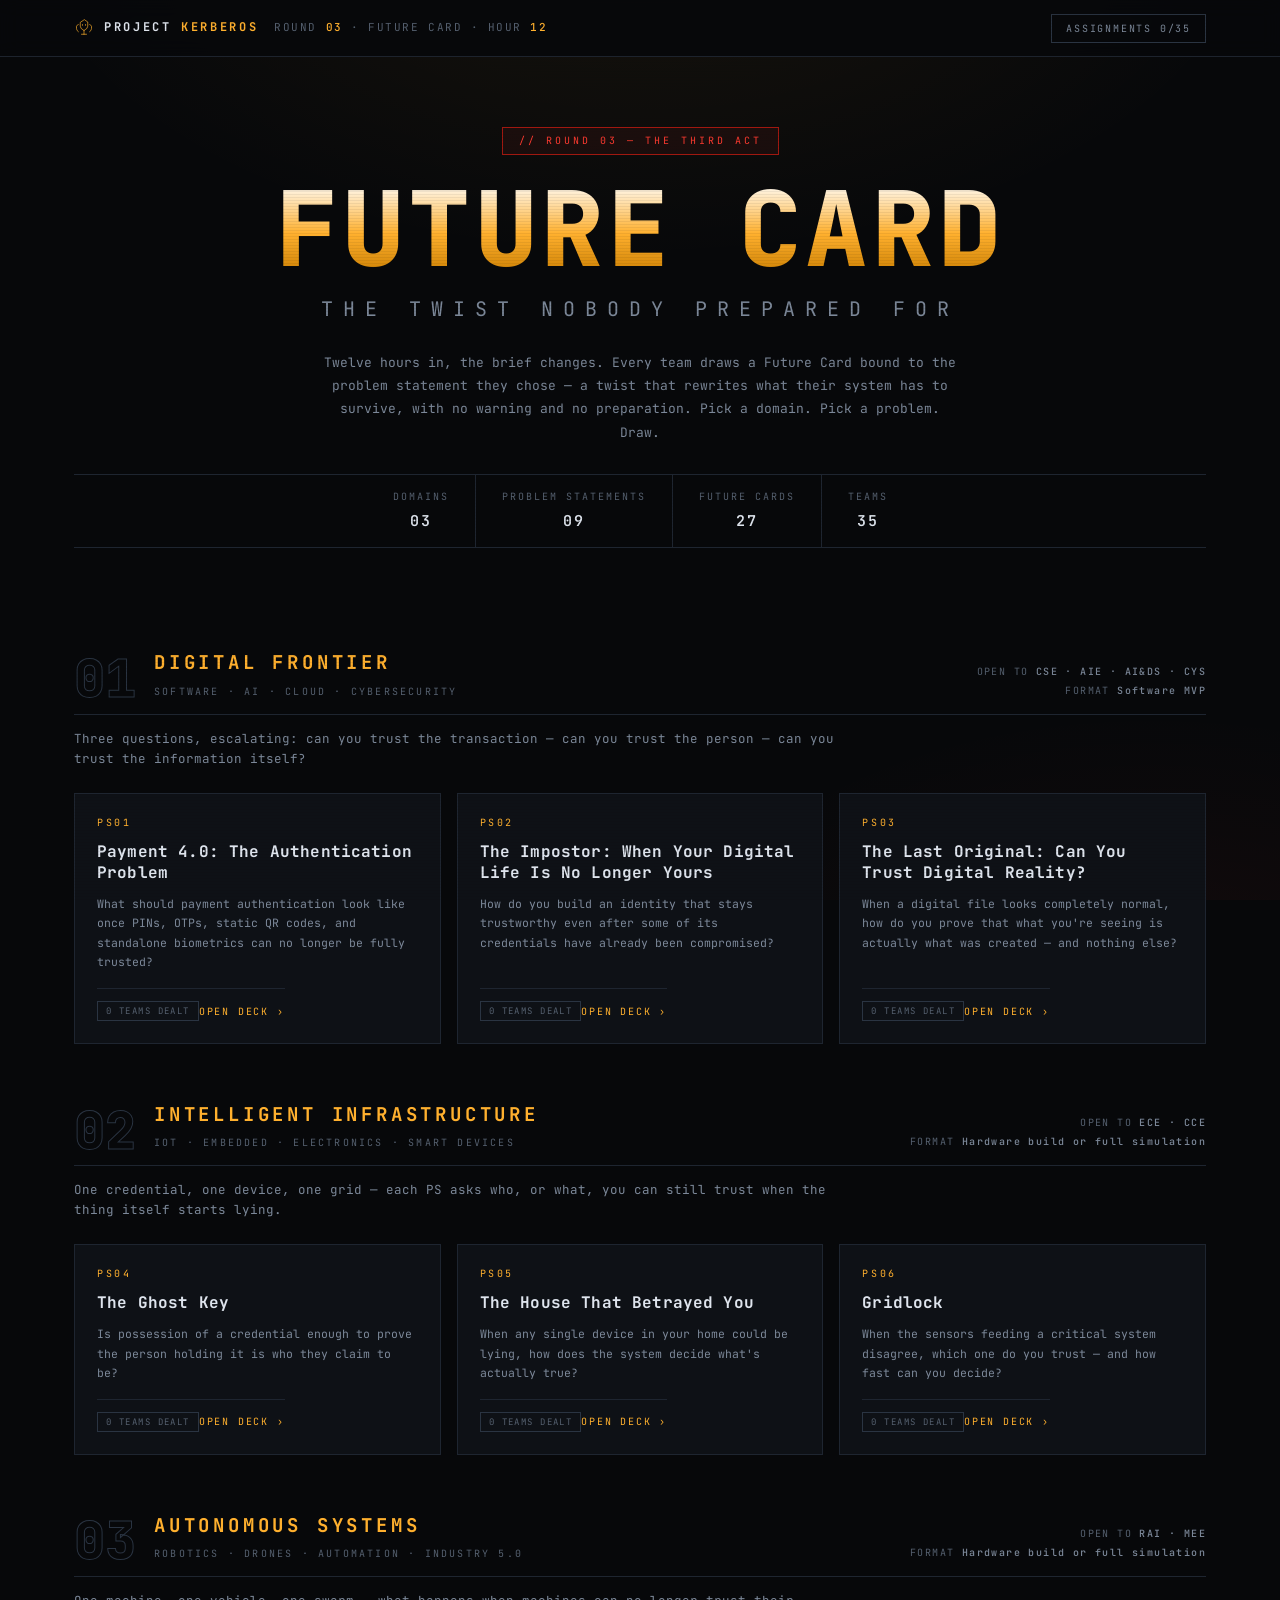
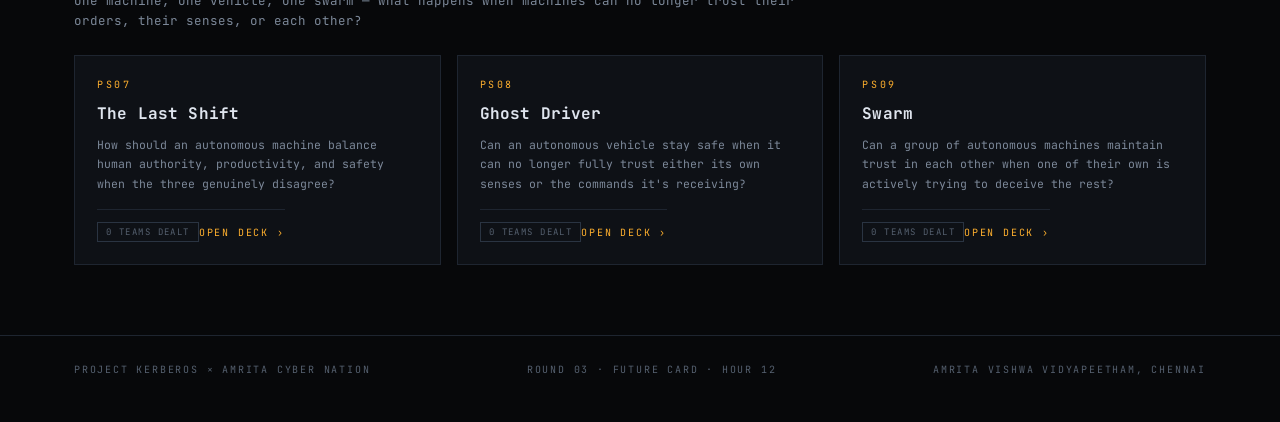
<file: index.html>
<!DOCTYPE html>
<html lang="en">
<head>
<meta charset="utf-8">
<meta name="viewport" content="width=device-width,initial-scale=1">
<title>PROJECT KERBEROS — Round 3 · Future Card</title>
<link rel="preconnect" href="https://fonts.googleapis.com">
<link rel="preconnect" href="https://fonts.gstatic.com" crossorigin>
<link href="https://fonts.googleapis.com/css2?family=JetBrains+Mono:wght@400;500;600;700;800&display=swap" rel="stylesheet">
<link rel="icon" href="data:image/svg+xml,%3Csvg xmlns='http://www.w3.org/2000/svg' viewBox='0 0 64 64'%3E%3Ctext y='50' font-size='52'%3E%F0%9F%83%8F%3C/text%3E%3C/svg%3E">
<link rel="stylesheet" href="styles.css">
</head>
<body>

<svg width="0" height="0" style="position:absolute">
  <symbol id="cerberus" viewBox="0 0 64 64">
    <g fill="none" stroke="currentColor" stroke-width="2.2" stroke-linecap="round" stroke-linejoin="round">
      <path d="M32 6 L20 14 L20 26 Q20 34 32 40 Q44 34 44 26 L44 14 Z"/>
      <path d="M14 20 L8 26 L8 34 Q8 40 14 44"/>
      <path d="M50 20 L56 26 L56 34 Q56 40 50 44"/>
      <path d="M32 40 L32 52"/>
      <path d="M24 52 L40 52"/>
      <circle cx="27" cy="22" r="1.8" fill="currentColor" stroke="none"/>
      <circle cx="37" cy="22" r="1.8" fill="currentColor" stroke="none"/>
    </g>
  </symbol>
</svg>

<div class="topbar">
  <div class="wrap">
    <div class="brand">
      <svg class="cerb" style="color:var(--amber)"><use href="#cerberus"/></svg>
      <span>PROJECT <span class="k">KERBEROS</span></span>
    </div>
    <span class="clock">ROUND <b>03</b> · FUTURE CARD · HOUR <b>12</b></span>
    <div class="spacer"></div>
    <button class="tbtn" id="btn-roster">Assignments <span id="roster-count">0/35</span></button>
  </div>
</div>

<!-- ============ HOME ============ -->
<main id="view-home">
  <section class="hero">
    <div class="wrap">
      <div class="round">// ROUND 03 — THE THIRD ACT</div>
      <h1>FUTURE CARD</h1>
      <h2>The Twist Nobody Prepared For</h2>
      <p class="lead">
        Twelve hours in, the brief changes. Every team draws a Future Card bound to the problem
        statement they chose — a twist that rewrites what their system has to survive, with no
        warning and no preparation. Pick a domain. Pick a problem. Draw.
      </p>
      <div class="meta">
        <div>DOMAINS<b>03</b></div>
        <div>PROBLEM STATEMENTS<b>09</b></div>
        <div>FUTURE CARDS<b>27</b></div>
        <div>TEAMS<b>35</b></div>
      </div>
    </div>
  </section>
  <div class="wrap" id="domains"></div>
</main>

<!-- ============ PS DETAIL ============ -->
<main id="view-ps" class="hidden">
  <div class="wrap">
    <button class="back" id="btn-back">&lsaquo;&lsaquo; Back to all problem statements</button>

    <div class="ps-hero">
      <div class="eyebrow" id="ps-eyebrow"></div>
      <h2 id="ps-title"></h2>
    </div>

    <div class="brief">
      <div class="blk">
        <h4>The Scenario</h4>
        <p id="ps-scenario"></p>
      </div>
      <div class="blk stack">
        <div>
          <h4>Build the MVP</h4>
          <p id="ps-mvp"></p>
        </div>
        <div>
          <h4>Secure It</h4>
          <p id="ps-secure"></p>
        </div>
      </div>
    </div>
    <div class="quote" id="ps-quote"></div>

    <section class="deck-sec">
      <div class="deck-head">
        <h3>// FUTURE CARD DECK</h3>
        <div class="ln"></div>
        <span class="mono-label" id="deck-id"></span>
      </div>
      <p class="deck-note">Three sealed twists for this problem statement. Select a team, shuffle, and the deck deals one.</p>

      <div class="console">
        <div class="field">
          <label for="team-select">Team</label>
          <select id="team-select"></select>
        </div>
        <div class="checkline">
          <input type="checkbox" id="hide-assigned" checked>
          <label for="hide-assigned" style="letter-spacing:.14em">HIDE ALREADY-ASSIGNED TEAMS</label>
        </div>
        <button class="btn" id="btn-shuffle">Shuffle &amp; Deal</button>
        <button class="btn ghost" id="btn-reveal">Reveal All</button>
      </div>

      <div class="cards" id="cards"></div>

      <div class="verdict" id="verdict">
        <span class="vl">ASSIGNED</span>
        <span class="vteam" id="v-team"></span>
        <span class="arrow">&rarr;</span>
        <span class="vcard" id="v-card"></span>
        <span class="vl" id="v-ps"></span>
      </div>
    </section>
  </div>
</main>

<!-- ============ ROSTER ============ -->
<div class="modal" id="modal">
  <div class="modal-box">
    <div class="modal-top">
      <h3>// ASSIGNMENT LEDGER</h3>
      <span class="mono-label" id="ledger-count"></span>
      <div class="spacer"></div>
      <button class="tbtn" id="btn-export">Export CSV</button>
      <button class="tbtn" id="btn-clear">Clear All</button>
      <button class="x" id="btn-close">&times;</button>
    </div>
    <table>
      <thead>
        <tr><th>Team</th><th>Problem Statement</th><th>Future Card</th><th>Dealt At</th><th></th></tr>
      </thead>
      <tbody id="ledger-body"></tbody>
    </table>
    <div class="empty hidden" id="ledger-empty">No cards dealt yet.</div>
  </div>
</div>

<div class="toast" id="toast"></div>

<footer>
  <div class="wrap">
    <span>PROJECT KERBEROS × AMRITA CYBER NATION</span>
    <span>ROUND 03 · FUTURE CARD · HOUR 12</span>
    <span>AMRITA VISHWA VIDYAPEETHAM, CHENNAI</span>
  </div>
</footer>

<script src="data.js"></script>
<script src="app.js"></script>
</body>
</html>
</file>
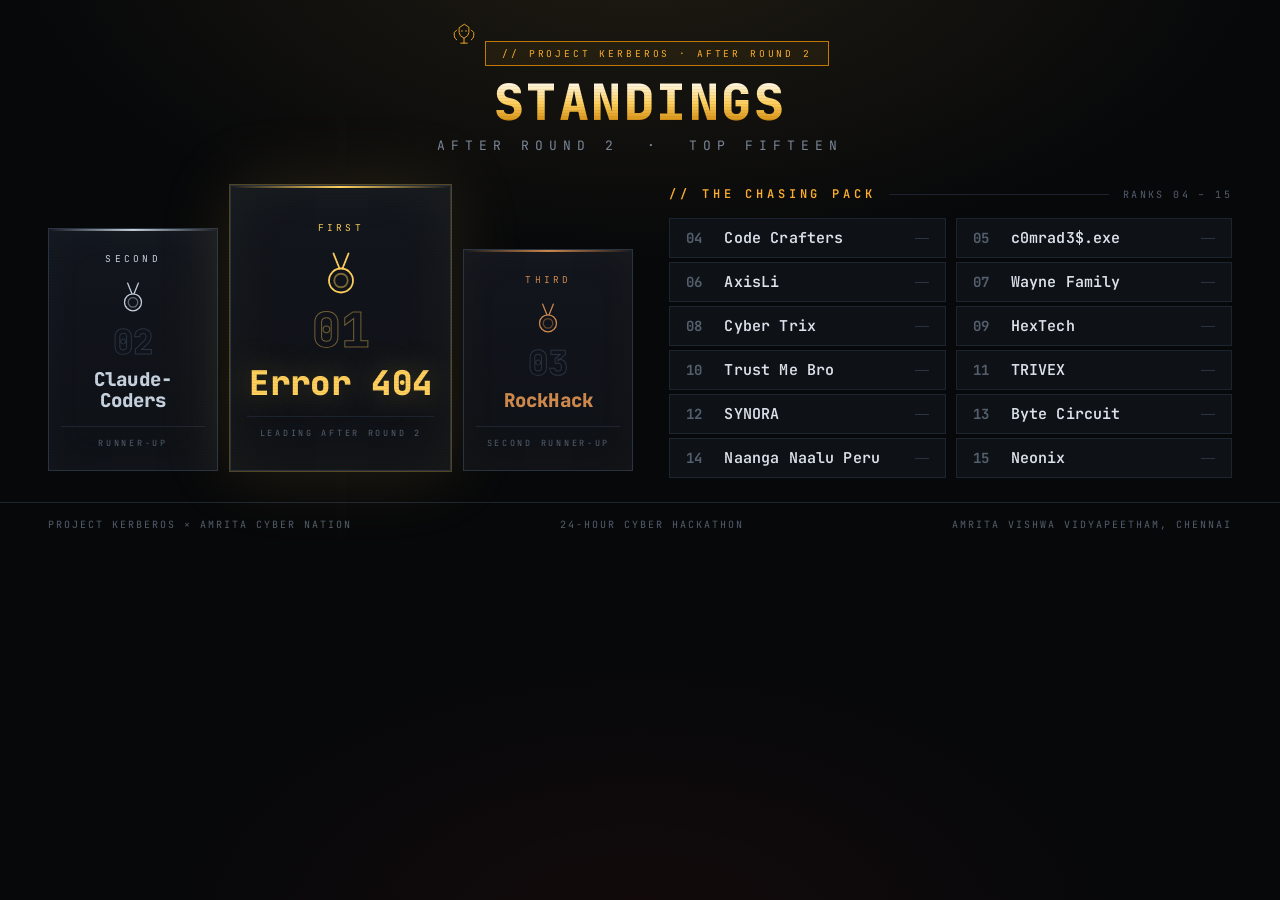
<file: leaderboard.html>
<!DOCTYPE html>
<html lang="en">
<head>
<meta charset="utf-8">
<meta name="viewport" content="width=device-width,initial-scale=1">
<title>Kerberos Standings After Round 2</title>
<link rel="preconnect" href="https://fonts.googleapis.com">
<link rel="preconnect" href="https://fonts.gstatic.com" crossorigin>
<link href="https://fonts.googleapis.com/css2?family=JetBrains+Mono:wght@400;500;600;700;800&display=swap" rel="stylesheet">
<style>
:root{
  --bg:#07080a; --panel:#0e1116; --panel2:#12161d;
  --line:#1e2530; --line2:#2a3442;
  --txt:#dfe5ee; --dim:#7c8899; --dim2:#55606f;
  --amber:#ffb02e; --amber-d:#c97d00; --crimson:#ff3b30;
  --gold:#ffcf5c; --silver:#c8d3e0; --bronze:#d08a4e;
  --mono:'JetBrains Mono',ui-monospace,SFMono-Regular,Menlo,Consolas,monospace;
}
*{box-sizing:border-box}
body{
  margin:0;background:var(--bg);color:var(--txt);font-family:var(--mono);
  font-size:14px;line-height:1.6;-webkit-font-smoothing:antialiased;
  background-image:
    radial-gradient(900px 480px at 50% -8%,rgba(255,207,92,.10),transparent 70%),
    radial-gradient(700px 420px at 50% 105%,rgba(255,59,48,.05),transparent 70%);
  background-attachment:fixed;
}
body::before{
  content:'';position:fixed;inset:0;pointer-events:none;z-index:99;
  background:repeating-linear-gradient(0deg,rgba(0,0,0,.16) 0 1px,transparent 1px 3px);
  opacity:.32;mix-blend-mode:multiply;
}
.wrap{max-width:1240px;margin:0 auto;padding:0 28px}

/* ---- masthead ---- */
header{padding:22px 0 2px;text-align:center}
.crest{width:26px;height:26px;color:var(--amber);margin-bottom:9px}
.eyebrow{
  display:inline-block;border:1px solid var(--amber-d);color:var(--amber);
  padding:4px 16px;font-size:9.5px;letter-spacing:.3em;margin-bottom:13px;
  background:rgba(255,176,46,.06);
}
h1{
  margin:0;font-size:clamp(30px,5vw,50px);line-height:.94;font-weight:800;letter-spacing:.05em;
  background:linear-gradient(180deg,#fff 0%,var(--gold) 52%,var(--amber-d) 100%);
  -webkit-background-clip:text;background-clip:text;color:transparent;
}
.sub{
  margin:10px 0 0;font-size:clamp(10px,2vw,13px);letter-spacing:.46em;
  color:var(--dim);text-transform:uppercase;
}

/* ---- podium ---- */
.podium{
  display:grid;grid-template-columns:1fr 1.3fr 1fr;gap:12px;
  align-items:end;margin:0;
}
.plinth{
  gap:10px;position:relative;border:1px solid var(--line2);background:linear-gradient(180deg,var(--panel2),var(--panel));
  padding:22px 12px 20px;text-align:center;display:flex;flex-direction:column;align-items:center;gap:14px;
}
.plinth::before{content:'';position:absolute;left:0;right:0;top:0;height:2px}
.p1{padding:34px 16px 30px}
.p1::before{background:linear-gradient(90deg,transparent,var(--gold),transparent)}
.p2::before{background:linear-gradient(90deg,transparent,var(--silver),transparent)}
.p3::before{background:linear-gradient(90deg,transparent,var(--bronze),transparent)}
.p1{box-shadow:0 0 0 1px rgba(255,207,92,.28),0 0 70px rgba(255,207,92,.13),inset 0 0 60px rgba(255,207,92,.05)}
.p2{box-shadow:inset 0 0 44px rgba(200,211,224,.035)}
.p3{box-shadow:inset 0 0 44px rgba(208,138,78,.045)}

.place{font-size:9.5px;letter-spacing:.34em;text-transform:uppercase}
.p1 .place{color:var(--gold)} .p2 .place{color:var(--silver)} .p3 .place{color:var(--bronze)}
.medal{width:34px;height:34px}
.p1 .medal{width:48px;height:48px}
.rank-n{
  font-size:34px;font-weight:800;line-height:.8;color:transparent;-webkit-text-stroke:1px var(--line2);
}
.p1 .rank-n{font-size:48px;-webkit-text-stroke:1px rgba(255,207,92,.42)}
.team{
  font-weight:800;line-height:1.12;letter-spacing:.01em;overflow-wrap:break-word;
  text-wrap:balance;
}
.p1 .team{font-size:clamp(22px,2.8vw,34px);color:var(--gold);text-shadow:0 0 34px rgba(255,207,92,.35)}
.p2 .team{font-size:clamp(14px,1.5vw,19px);color:var(--silver)}
.p3 .team{font-size:clamp(14px,1.5vw,19px);color:var(--bronze)}
.champ{
  font-size:8.5px;letter-spacing:.32em;color:var(--dim2);border-top:1px solid var(--line);
  padding-top:10px;width:100%;
}

/* ---- the rest ---- */
.rest-head{
  display:flex;align-items:center;gap:14px;margin:0 0 12px;
}
.rest-head h2{margin:0;font-size:12px;letter-spacing:.32em;color:var(--amber);font-weight:600}
.rest-head .ln{flex:1;height:1px;background:var(--line)}
.rest-head .n{font-size:10px;letter-spacing:.24em;color:var(--dim2)}

.rows{display:grid;grid-template-columns:repeat(2,minmax(0,1fr));gap:4px 10px;align-content:start}
.row{
  display:flex;align-items:center;gap:12px;background:var(--panel);
  border:1px solid var(--line);padding:7px 16px;transition:.15s;
}
.row:hover{border-color:var(--line2);background:var(--panel2)}
.row .n{
  font-size:14px;font-weight:700;color:var(--dim2);min-width:26px;
  font-variant-numeric:tabular-nums;
}
.row .name{font-size:15px;font-weight:600;letter-spacing:.01em;overflow-wrap:anywhere}
.row .tick{margin-left:auto;width:14px;height:1px;background:var(--line2);flex:none}

footer{border-top:1px solid var(--line);margin-top:24px;padding:14px 0 18px}
footer .wrap{
  display:flex;justify-content:space-between;gap:14px;flex-wrap:wrap;
  font-size:10px;letter-spacing:.2em;color:var(--dim2);
}
/* Everything on one screen: podium left, chasing pack right. */
.board{
  display:grid;grid-template-columns:minmax(0,1.02fr) minmax(0,.98fr);
  gap:36px;align-items:start;margin:26px 0 0;
}
.board .podium{margin:0}
.board .rest-head{margin:0 0 14px}

@media(max-width:1040px){
  .board{grid-template-columns:1fr;gap:30px}
  .board .rest-head{margin-top:8px}
}
@media(max-width:760px){
  .rows{grid-template-columns:1fr}
  .podium{grid-template-columns:1fr;align-items:stretch;margin-top:44px}
  .p1{order:-1}
  .row{gap:14px;padding:14px 16px}
}
</style>
</head>
<body>

<svg width="0" height="0" style="position:absolute">
  <symbol id="crest" viewBox="0 0 64 64">
    <g fill="none" stroke="currentColor" stroke-width="2.2" stroke-linecap="round" stroke-linejoin="round">
      <path d="M32 6 L20 14 L20 26 Q20 34 32 40 Q44 34 44 26 L44 14 Z"/>
      <path d="M14 20 L8 26 L8 34 Q8 40 14 44"/>
      <path d="M50 20 L56 26 L56 34 Q56 40 50 44"/>
      <path d="M32 40 L32 52"/><path d="M24 52 L40 52"/>
      <circle cx="27" cy="22" r="1.8" fill="currentColor" stroke="none"/>
      <circle cx="37" cy="22" r="1.8" fill="currentColor" stroke="none"/>
    </g>
  </symbol>
  <symbol id="medal" viewBox="0 0 64 64">
    <g fill="none" stroke="currentColor" stroke-width="2.4" stroke-linecap="round" stroke-linejoin="round">
      <path d="M22 6 L30 26"/><path d="M42 6 L34 26"/>
      <circle cx="32" cy="42" r="16"/>
      <circle cx="32" cy="42" r="9" opacity=".45"/>
    </g>
  </symbol>
</svg>

<header>
  <div class="wrap">
    <svg class="crest"><use href="#crest"/></svg>
    <div class="eyebrow">// PROJECT KERBEROS · AFTER ROUND 2</div>
    <h1>STANDINGS</h1>
    <p class="sub">After Round 2 &nbsp;·&nbsp; Top Fifteen</p>
  </div>
</header>

<main class="wrap">
 <div class="board">
  <section class="podium">
    <div class="plinth p2">
      <div class="place">Second</div>
      <svg class="medal" style="color:var(--silver)"><use href="#medal"/></svg>
      <div class="rank-n">02</div>
      <div class="team">Claude-Coders</div>
      <div class="champ">RUNNER-UP</div>
    </div>

    <div class="plinth p1">
      <div class="place">First</div>
      <svg class="medal" style="color:var(--gold)"><use href="#medal"/></svg>
      <div class="rank-n">01</div>
      <div class="team">Error 404</div>
      <div class="champ">LEADING AFTER ROUND 2</div>
    </div>

    <div class="plinth p3">
      <div class="place">Third</div>
      <svg class="medal" style="color:var(--bronze)"><use href="#medal"/></svg>
      <div class="rank-n">03</div>
      <div class="team">RockHack</div>
      <div class="champ">SECOND RUNNER-UP</div>
    </div>
  </section>

  <section class="rest">
  <div class="rest-head">
    <h2>// THE CHASING PACK</h2>
    <div class="ln"></div>
    <span class="n">RANKS 04 &ndash; 15</span>
  </div>

  <div class="rows">
    <div class="row"><span class="n">04</span><span class="name">Code Crafters</span><span class="tick"></span></div>
    <div class="row"><span class="n">05</span><span class="name">c0mrad3$.exe</span><span class="tick"></span></div>
    <div class="row"><span class="n">06</span><span class="name">AxisLi</span><span class="tick"></span></div>
    <div class="row"><span class="n">07</span><span class="name">Wayne Family</span><span class="tick"></span></div>
    <div class="row"><span class="n">08</span><span class="name">Cyber Trix</span><span class="tick"></span></div>
    <div class="row"><span class="n">09</span><span class="name">HexTech</span><span class="tick"></span></div>
    <div class="row"><span class="n">10</span><span class="name">Trust Me Bro</span><span class="tick"></span></div>
    <div class="row"><span class="n">11</span><span class="name">TRIVEX</span><span class="tick"></span></div>
    <div class="row"><span class="n">12</span><span class="name">SYNORA</span><span class="tick"></span></div>
    <div class="row"><span class="n">13</span><span class="name">Byte Circuit</span><span class="tick"></span></div>
    <div class="row"><span class="n">14</span><span class="name">Naanga Naalu Peru</span><span class="tick"></span></div>
    <div class="row"><span class="n">15</span><span class="name">Neonix</span><span class="tick"></span></div>
  </div>
  </section>
 </div>
</main>

<footer>
  <div class="wrap">
    <span>PROJECT KERBEROS × AMRITA CYBER NATION</span>
    <span>24-HOUR CYBER HACKATHON</span>
    <span>AMRITA VISHWA VIDYAPEETHAM, CHENNAI</span>
  </div>
</footer>

</body>
</html>
</file>
<file: styles.css>
/* PROJECT KERBEROS — Round 3 Future Card */
:root{
  --bg:#07080a;
  --bg2:#0b0d11;
  --panel:#0e1116;
  --panel2:#12161d;
  --line:#1e2530;
  --line2:#2a3442;
  --txt:#dfe5ee;
  --dim:#7c8899;
  --dim2:#55606f;
  --amber:#ffb02e;
  --amber-d:#c97d00;
  --crimson:#ff3b30;
  --crimson-d:#a01810;
  --ok:#39d98a;
  --mono:'JetBrains Mono',ui-monospace,SFMono-Regular,Menlo,Consolas,monospace;
}

*{box-sizing:border-box}
html{scroll-behavior:smooth}
body{
  margin:0;background:var(--bg);color:var(--txt);
  font-family:var(--mono);font-size:14px;line-height:1.6;
  -webkit-font-smoothing:antialiased;
  background-image:
    radial-gradient(900px 500px at 50% -10%,rgba(255,176,46,.07),transparent 70%),
    radial-gradient(700px 400px at 90% 110%,rgba(255,59,48,.05),transparent 70%);
  background-attachment:fixed;
}
body::before{
  content:'';position:fixed;inset:0;pointer-events:none;z-index:9999;
  background:repeating-linear-gradient(0deg,rgba(0,0,0,.16) 0 1px,transparent 1px 3px);
  opacity:.35;mix-blend-mode:multiply;
}
a{color:inherit}
button{font-family:inherit;cursor:pointer}

.wrap{max-width:1180px;margin:0 auto;padding:0 24px}
.mono-label{font-size:10px;letter-spacing:.28em;color:var(--dim2);text-transform:uppercase}

/* ---------- top bar ---------- */
.topbar{
  position:sticky;top:0;z-index:60;
  background:rgba(7,8,10,.9);backdrop-filter:blur(10px);
  border-bottom:1px solid var(--line);
}
.topbar .wrap{display:flex;align-items:center;gap:16px;height:56px}
.brand{display:flex;align-items:center;gap:10px;font-weight:700;letter-spacing:.22em;font-size:12px}
.brand .k{color:var(--amber)}
.brand .cerb{width:20px;height:20px;flex:none}
.topbar .spacer{flex:1}
.tbtn{
  background:transparent;border:1px solid var(--line2);color:var(--dim);
  padding:7px 14px;font-size:10px;letter-spacing:.18em;text-transform:uppercase;
  transition:.15s;
}
.tbtn:hover{border-color:var(--amber);color:var(--amber)}
.tbtn.on{border-color:var(--amber);color:var(--amber)}
.clock{font-size:11px;color:var(--dim2);letter-spacing:.14em}
.clock b{color:var(--amber);font-weight:500}

/* ---------- hero ---------- */
.hero{padding:70px 0 44px;text-align:center;position:relative}
.hero .round{
  display:inline-block;border:1px solid var(--crimson-d);color:var(--crimson);
  padding:5px 16px;font-size:10px;letter-spacing:.3em;margin-bottom:26px;
  background:rgba(255,59,48,.06);
}
.hero h1{
  font-size:clamp(44px,9vw,104px);margin:0;line-height:.92;letter-spacing:.04em;font-weight:800;
  background:linear-gradient(180deg,#fff 0%,var(--amber) 55%,var(--amber-d) 100%);
  -webkit-background-clip:text;background-clip:text;color:transparent;
}
.hero h2{
  font-size:clamp(13px,2.4vw,20px);margin:16px 0 0;letter-spacing:.5em;
  color:var(--dim);font-weight:400;text-transform:uppercase;
}
.hero p.lead{
  max-width:640px;margin:26px auto 0;color:var(--dim);font-size:13px;line-height:1.8;
}
.hero .meta{
  margin-top:30px;display:flex;gap:0;justify-content:center;flex-wrap:wrap;
  border-top:1px solid var(--line);border-bottom:1px solid var(--line);
}
.hero .meta div{padding:14px 26px;border-right:1px solid var(--line);font-size:10px;letter-spacing:.2em;color:var(--dim2)}
.hero .meta div:last-child{border-right:0}
.hero .meta b{color:var(--txt);font-weight:600;display:block;font-size:15px;letter-spacing:.1em;margin-top:4px}

/* ---------- domain sections ---------- */
.dom{margin:56px 0 0}
.dom-head{display:flex;align-items:flex-end;gap:18px;border-bottom:1px solid var(--line);padding-bottom:14px;margin-bottom:26px}
.dom-num{
  font-size:52px;font-weight:800;line-height:.8;color:transparent;
  -webkit-text-stroke:1px var(--line2);
}
.dom-head h3{margin:0;font-size:19px;letter-spacing:.2em;color:var(--amber)}
.dom-head .sub{font-size:10px;letter-spacing:.22em;color:var(--dim2);margin-top:5px}
.dom-head .rt{margin-left:auto;text-align:right;font-size:10px;letter-spacing:.14em;color:var(--dim2);line-height:1.9}
.dom-head .rt b{color:var(--dim);font-weight:500}
.dom-blurb{color:var(--dim);font-size:12.5px;max-width:760px;margin:-12px 0 24px}

.ps-grid{display:grid;grid-template-columns:repeat(3,1fr);gap:16px}
.ps-card{
  background:var(--panel);border:1px solid var(--line);padding:22px;
  text-align:left;color:inherit;position:relative;overflow:hidden;
  transition:.18s;min-height:190px;display:flex;flex-direction:column;
}
.ps-card::after{
  content:'';position:absolute;left:0;top:0;width:2px;height:100%;
  background:var(--amber);transform:scaleY(0);transform-origin:top;transition:.22s;
}
.ps-card:hover{border-color:var(--line2);background:var(--panel2);transform:translateY(-2px)}
.ps-card:hover::after{transform:scaleY(1)}
.ps-id{font-size:10px;letter-spacing:.26em;color:var(--amber);margin-bottom:12px}
.ps-title{font-size:16px;font-weight:700;line-height:1.35;margin-bottom:10px;letter-spacing:.01em}
.ps-hook{font-size:11.5px;color:var(--dim);line-height:1.7;flex:1}
.ps-foot{
  margin-top:16px;padding-top:12px;border-top:1px solid var(--line);
  display:flex;align-items:center;justify-content:space-between;
  font-size:10px;letter-spacing:.18em;color:var(--dim2);
}
.ps-foot .go{color:var(--amber)}
.pill{
  font-size:9px;letter-spacing:.16em;padding:3px 8px;border:1px solid var(--line2);color:var(--dim2);
}
.pill.claimed{border-color:var(--amber-d);color:var(--amber)}

/* ---------- PS detail ---------- */
.back{
  background:none;border:0;color:var(--dim);font-size:10px;letter-spacing:.22em;
  padding:0;margin:34px 0 20px;text-transform:uppercase;
}
.back:hover{color:var(--amber)}
.ps-hero{border-left:2px solid var(--amber);padding:4px 0 4px 22px;margin-bottom:34px}
.ps-hero .eyebrow{font-size:10px;letter-spacing:.26em;color:var(--dim2);margin-bottom:10px}
.ps-hero h2{margin:0;font-size:clamp(24px,4.4vw,38px);line-height:1.15;letter-spacing:.01em}

.brief{display:grid;grid-template-columns:1.25fr 1fr;gap:18px;margin-bottom:16px}
.blk{background:var(--panel);border:1px solid var(--line);padding:24px}
.blk h4{
  margin:0 0 14px;font-size:10px;letter-spacing:.26em;color:var(--amber);font-weight:600;
  display:flex;align-items:center;gap:10px;
}
.blk h4::after{content:'';flex:1;height:1px;background:var(--line)}
.blk p{margin:0;color:var(--dim);font-size:12.5px;line-height:1.85}
.blk.stack{display:flex;flex-direction:column;gap:22px}
.quote{
  border:1px solid var(--line);border-left:2px solid var(--crimson);
  background:linear-gradient(90deg,rgba(255,59,48,.05),transparent 60%);
  padding:22px 26px;margin:16px 0 0;font-size:14px;line-height:1.7;color:#f0d9a8;font-style:italic;
}

/* ---------- future card deck ---------- */
.deck-sec{margin:56px 0 90px}
.deck-head{
  display:flex;align-items:center;gap:14px;margin-bottom:6px;
}
.deck-head h3{margin:0;font-size:16px;letter-spacing:.24em;color:var(--crimson)}
.deck-head .ln{flex:1;height:1px;background:var(--line)}
.deck-note{color:var(--dim2);font-size:11px;margin:0 0 26px;letter-spacing:.06em}

.console{
  background:var(--panel);border:1px solid var(--line);padding:20px;
  display:flex;gap:14px;align-items:flex-end;flex-wrap:wrap;margin-bottom:30px;
}
.field{display:flex;flex-direction:column;gap:7px;min-width:230px;flex:1}
.field label{font-size:9.5px;letter-spacing:.24em;color:var(--dim2);text-transform:uppercase}
select,input[type=text]{
  background:var(--bg2);border:1px solid var(--line2);color:var(--txt);
  padding:11px 12px;font-family:inherit;font-size:13px;outline:none;width:100%;
}
select:focus,input:focus{border-color:var(--amber)}
.btn{
  background:var(--amber);border:1px solid var(--amber);color:#120c00;
  padding:12px 30px;font-size:11px;font-weight:700;letter-spacing:.22em;text-transform:uppercase;
  transition:.15s;
}
.btn:hover:not(:disabled){background:#ffc45c;box-shadow:0 0 28px rgba(255,176,46,.35)}
.btn:disabled{opacity:.32;cursor:not-allowed}
.btn.ghost{background:transparent;color:var(--dim);border-color:var(--line2)}
.btn.ghost:hover:not(:disabled){color:var(--crimson);border-color:var(--crimson);box-shadow:none;background:transparent}
.checkline{display:flex;align-items:center;gap:8px;font-size:10px;letter-spacing:.14em;color:var(--dim2);padding-bottom:12px}
.checkline input{accent-color:var(--amber)}

.cards{display:grid;grid-template-columns:repeat(3,1fr);gap:20px}
.card{perspective:1600px;height:400px}
.card-inner{
  position:relative;width:100%;height:100%;
  transform-style:preserve-3d;transition:transform .85s cubic-bezier(.4,.05,.2,1);
}
.card.flipped .card-inner{transform:rotateY(180deg)}
.face{
  position:absolute;inset:0;backface-visibility:hidden;-webkit-backface-visibility:hidden;
  border:1px solid var(--line2);overflow:hidden;
}
/* back (face-down) */
.face.back-f{
  background:
    repeating-linear-gradient(45deg,rgba(255,176,46,.045) 0 2px,transparent 2px 9px),
    linear-gradient(160deg,#0f1319,#080a0d);
  display:flex;flex-direction:column;align-items:center;justify-content:center;gap:20px;
}
.face.back-f .sigil{width:74px;height:74px;opacity:.75}
.face.back-f .bt{font-size:10px;letter-spacing:.4em;color:var(--amber-d)}
.face.back-f .bn{font-size:34px;font-weight:800;color:transparent;-webkit-text-stroke:1px var(--line2)}
.face.back-f .locked{font-size:9px;letter-spacing:.26em;color:var(--dim2)}
.card:not(.flipped) .card-inner:hover .face.back-f{border-color:var(--amber-d)}
/* front (revealed) */
.face.front-f{
  transform:rotateY(180deg);
  background:linear-gradient(165deg,#151920,#0b0e13);
  padding:26px 24px;display:flex;flex-direction:column;
  border-color:var(--amber-d);
}
.card.dealt .face.front-f{
  box-shadow:0 0 0 1px var(--amber),0 0 44px rgba(255,176,46,.28) inset,0 0 34px rgba(255,176,46,.16);
}
.fc-code{font-size:9.5px;letter-spacing:.26em;color:var(--dim2)}
.fc-name{
  font-size:26px;font-weight:800;letter-spacing:.05em;margin:10px 0 16px;line-height:1.1;
  color:var(--amber);text-shadow:0 0 22px rgba(255,176,46,.3);
}
.fc-sec{font-size:9px;letter-spacing:.24em;color:var(--crimson);margin-bottom:7px}
.fc-txt{font-size:12px;line-height:1.75;color:var(--dim);margin:0 0 18px}
.fc-txt.demand{color:#c9d2df}
.fc-foot{margin-top:auto;padding-top:14px;border-top:1px solid var(--line);font-size:9.5px;letter-spacing:.18em;color:var(--dim2)}
.fc-foot b{color:var(--amber);font-weight:600;letter-spacing:.1em}

.shuffling .card-inner{animation:jitter .16s infinite}
@keyframes jitter{
  0%{transform:translate3d(0,0,0) rotate(0)}
  25%{transform:translate3d(-3px,2px,0) rotate(-.7deg)}
  50%{transform:translate3d(2px,-3px,0) rotate(.6deg)}
  75%{transform:translate3d(3px,1px,0) rotate(.4deg)}
  100%{transform:translate3d(0,0,0) rotate(0)}
}
.card.dealt{animation:pop .6s ease-out}
@keyframes pop{0%{transform:scale(1)}35%{transform:scale(1.045)}100%{transform:scale(1)}}
.card.dimmed{opacity:.34;filter:saturate(.4)}

.verdict{
  margin-top:26px;border:1px solid var(--amber-d);background:rgba(255,176,46,.05);
  padding:18px 22px;display:none;align-items:center;gap:16px;flex-wrap:wrap;
}
.verdict.show{display:flex;animation:fade .5s ease}
@keyframes fade{from{opacity:0;transform:translateY(6px)}to{opacity:1;transform:none}}
.verdict .vl{font-size:10px;letter-spacing:.26em;color:var(--dim2)}
.verdict .vteam{font-size:19px;font-weight:700;color:#fff}
.verdict .arrow{color:var(--amber)}
.verdict .vcard{font-size:19px;font-weight:800;color:var(--amber);letter-spacing:.05em}

/* ---------- roster ---------- */
.modal{
  position:fixed;inset:0;z-index:200;background:rgba(4,5,7,.86);backdrop-filter:blur(6px);
  display:none;padding:60px 24px;overflow:auto;
}
.modal.open{display:block}
.modal-box{
  max-width:920px;margin:0 auto;background:var(--panel);border:1px solid var(--line2);
}
.modal-top{
  display:flex;align-items:center;gap:14px;padding:20px 26px;border-bottom:1px solid var(--line);
  position:sticky;top:0;background:var(--panel);z-index:2;flex-wrap:wrap;
}
.modal-top h3{margin:0;font-size:13px;letter-spacing:.26em;color:var(--amber)}
.modal-top .spacer{flex:1}
.x{background:none;border:1px solid var(--line2);color:var(--dim);width:30px;height:30px;font-size:15px;line-height:1}
.x:hover{color:var(--crimson);border-color:var(--crimson)}
table{width:100%;border-collapse:collapse;font-size:12px}
th{
  text-align:left;padding:12px 26px;font-size:9.5px;letter-spacing:.22em;color:var(--dim2);
  border-bottom:1px solid var(--line);text-transform:uppercase;font-weight:500;
}
td{padding:12px 26px;border-bottom:1px solid var(--line);color:var(--dim)}
tr:hover td{background:var(--panel2)}
td.tname{color:var(--txt);font-weight:600}
td.tcard{color:var(--amber);font-weight:600;letter-spacing:.04em}
td.none{color:var(--dim2)}
.empty{padding:44px 26px;text-align:center;color:var(--dim2);font-size:12px}

.toast{
  position:fixed;bottom:26px;left:50%;transform:translateX(-50%) translateY(80px);
  background:var(--panel2);border:1px solid var(--amber-d);color:var(--txt);
  padding:13px 24px;font-size:11.5px;letter-spacing:.1em;z-index:300;opacity:0;
  transition:.3s;pointer-events:none;
}
.toast.show{opacity:1;transform:translateX(-50%) translateY(0)}

footer{border-top:1px solid var(--line);margin-top:70px;padding:26px 0 44px}
footer .wrap{display:flex;justify-content:space-between;gap:16px;flex-wrap:wrap;font-size:10px;letter-spacing:.18em;color:var(--dim2)}

.hidden{display:none!important}

@media(max-width:900px){
  .ps-grid,.cards{grid-template-columns:1fr}
  .brief{grid-template-columns:1fr}
  .card{height:auto;min-height:360px}
  .dom-head{flex-wrap:wrap}
  .dom-head .rt{margin-left:0;text-align:left;width:100%}
  th,td{padding-left:16px;padding-right:16px}
}

/* ---------- in-page confirm (window.confirm is blocked in the artifact sandbox) ---------- */
.askbox{
  position:fixed;inset:0;z-index:400;background:rgba(4,5,7,.82);backdrop-filter:blur(5px);
  display:flex;align-items:center;justify-content:center;padding:24px;
  animation:fade .18s ease;
}
.ask-panel{
  background:var(--panel);border:1px solid var(--amber-d);max-width:460px;width:100%;
  padding:28px;box-shadow:0 24px 70px rgba(0,0,0,.6);
}
.ask-msg{margin:0 0 24px;font-size:13px;line-height:1.75;color:var(--txt)}
.ask-row{display:flex;gap:12px;justify-content:flex-end}
.ask-row .btn{padding:11px 22px}

.undo-cell{width:1%;white-space:nowrap;text-align:right}
.undo{
  background:transparent;border:1px solid var(--line2);color:var(--dim2);
  padding:5px 12px;font-family:inherit;font-size:9.5px;letter-spacing:.18em;text-transform:uppercase;
  transition:.15s;
}
.undo:hover{border-color:var(--crimson);color:var(--crimson)}
:focus-visible{outline:2px solid var(--amber);outline-offset:2px}
</file>
